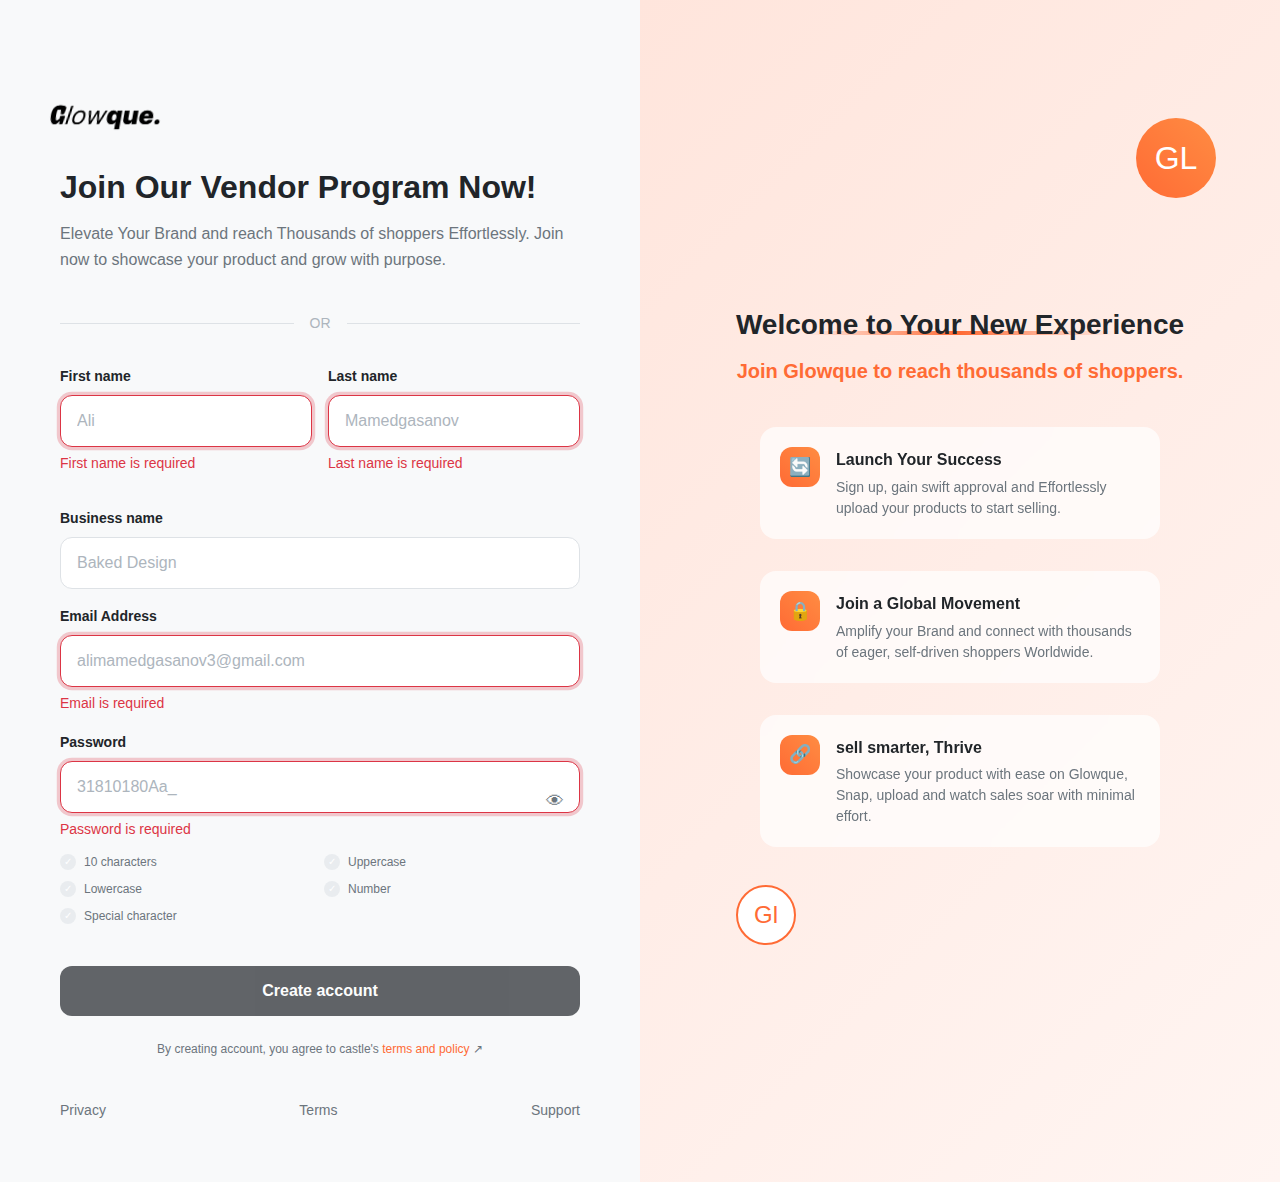
<file: index.html>
<!DOCTYPE html>
<html lang="en">
<head>
    <meta charset="UTF-8">
    <meta name="viewport" content="width=device-width, initial-scale=1.0">
    <title> Glowque </title>

   <link rel="stylesheet" href="style/style.css">
</head>
<body>
    <div class="container">
        
        <div class="form-section">
            <div class="header">
                <nav class="nav-links">
                   
                </nav>
            </div>

            <div class="logo">
                <div class="logo-icon"><img src="Logo/post.png" alt="Logo" style="width:150px; height:auto;"></div>
            </div>

            <div class="form-content">
                <h1 class="form-title">Join Our Vendor Program Now!</h1>
                <p class="form-subtitle">Elevate Your Brand and reach Thousands of shoppers Effortlessly. Join now to showcase your product and grow with purpose.</p>


                <div class="divider">OR</div>

                <form id="signup-form">
                    <div class="form-row">
                        <div class="form-group">
                            <label class="form-label" for="firstName">First name</label>
                            <input type="text" id="firstName" class="form-input" placeholder="Ali" required>
                        </div>
                        <div class="form-group">
                            <label class="form-label" for="lastName">Last name</label>
                            <input type="text" id="lastName" class="form-input" placeholder="Mamedgasanov" required>
                        </div>
                    </div>

                    <div class="form-group">
                        <label class="form-label" for="businessName">Business name</label>
                        <input type="text" id="businessName" class="form-input" placeholder="Baked Design" required>
                    </div>

                    <div class="form-group">
                        <label class="form-label" for="email">Email Address</label>
                        <input type="email" id="email" class="form-input" placeholder="alimamedgasanov3@gmail.com" required>
                    </div>

                    <div class="form-group">
                        <label class="form-label" for="password">Password</label>
                        <div class="password-wrapper">
                            <input type="password" id="password" class="form-input" placeholder="31810180Aa_" required>
                            <button type="button" class="password-toggle" onclick="togglePassword()">👁</button>
                        </div>
                        <div class="password-requirements">
                            <div class="requirement" id="req-length">
                                <span class="requirement-icon">✓</span>
                                10 characters
                            </div>
                            <div class="requirement" id="req-uppercase">
                                <span class="requirement-icon">✓</span>
                                Uppercase
                            </div>
                            <div class="requirement" id="req-lowercase">
                                <span class="requirement-icon">✓</span>
                                Lowercase
                            </div>
                            <div class="requirement" id="req-number">
                                <span class="requirement-icon">✓</span>
                                Number
                            </div>
                            <div class="requirement" id="req-special">
                                <span class="requirement-icon">✓</span>
                                Special character
                            </div>
                        </div>
                    </div>

                   <button type="submit" class="submit-btn">Create account</button>
                </form>

                <p class="terms-text">
                    By creating account, you agree to castle's <a href="#">terms and policy</a> ↗
                </p>
            </div>

            <div class="footer-links">
                <a href="#" class="footer-link">Privacy</a>
                <a href="#" class="footer-link">Terms</a>
                <a href="#" class="footer-link">Support</a>
            </div>
        </div>

        <!-- Right Side - Features -->
        <div class="features-section">
            <div class="bitcoin-animation">GL</div>
            <div class="dollar-animation">Gl</div>
            

            <h2 class="features-title">Welcome to Your New Experience</h2>
             <div class="connection-line"></div>
            <h3 class="features-subtitle">Join Glowque to reach thousands of shoppers.</h3>

            <ul class="features-list">
                <li class="feature-item">
                    <div class="feature-icon">🔄</div>
                    <div class="feature-content">
                        <h3> Launch Your Success</h3>
                        <p>Sign up, gain swift approval and Effortlessly upload your products to start selling.</p>
                    </div>
                </li>
                <li class="feature-item">
                    <div class="feature-icon">🔒</div>
                    <div class="feature-content">
                        <h3>Join a Global Movement</h3>
                        <p>Amplify your Brand and connect with thousands of eager, self-driven shoppers Worldwide.</p>
                    </div>
                </li>
                <li class="feature-item">
                    <div class="feature-icon">🔗</div>
                    <div class="feature-content">
                        <h3>sell smarter, Thrive </h3>
                        <p> Showcase your product with ease on Glowque, Snap, upload and watch sales soar with minimal effort.</p>
                    </div>
                </li>
            </ul>
        </div>
    </div>

    <script>
        // Password visibility toggle
   // Enhanced form validation with improved error handling
class FormValidator {
    constructor() {
        this.form = document.getElementById('signup-form');
        this.errors = {};
        this.init();
    }

    init() {
        this.setupEventListeners();
        this.createErrorElements();
        this.validateForm();
    }

    createErrorElements() {
        // Create error message containers for each field
        const fields = ['firstName', 'lastName', 'email', 'password', 'confirmPassword'];
        fields.forEach(fieldId => {
            const field = document.getElementById(fieldId);
            if (field && !field.nextElementSibling?.classList.contains('error-message')) {
                const errorDiv = document.createElement('div');
                errorDiv.className = 'error-message';
                errorDiv.id = `${fieldId}-error`;
                field.parentNode.insertBefore(errorDiv, field.nextSibling);
            }
        });
    }

    showError(fieldId, message) {
        const field = document.getElementById(fieldId);
        const errorDiv = document.getElementById(`${fieldId}-error`);
        
        if (field && errorDiv) {
            field.classList.add('error');
            field.classList.remove('valid');
            errorDiv.textContent = message;
            errorDiv.style.display = 'block';
        }
        this.errors[fieldId] = message;
    }

    showSuccess(fieldId) {
        const field = document.getElementById(fieldId);
        const errorDiv = document.getElementById(`${fieldId}-error`);
        
        if (field && errorDiv) {
            field.classList.remove('error');
            field.classList.add('valid');
            errorDiv.style.display = 'none';
        }
        delete this.errors[fieldId];
    }

    validateEmail(email) {
        const emailRegex = /^[a-zA-Z0-9.!#$%&'*+/=?^_`{|}~-]+@[a-zA-Z0-9](?:[a-zA-Z0-9-]{0,61}[a-zA-Z0-9])?(?:\.[a-zA-Z0-9](?:[a-zA-Z0-9-]{0,61}[a-zA-Z0-9])?)*$/;
        
        if (!email) {
            return 'Email is required';
        }
        if (!emailRegex.test(email)) {
            return 'Please enter a valid email address';
        }
        if (email.length > 254) {
            return 'Email address is too long';
        }
        return null;
    }

    validateName(name, fieldName) {
        const nameRegex = /^[a-zA-Z\s'-]{2,50}$/;
        
        if (!name) {
            return `${fieldName} is required`;
        }
        if (name.length < 2) {
            return `${fieldName} must be at least 2 characters`;
        }
        if (name.length > 50) {
            return `${fieldName} must be less than 50 characters`;
        }
        if (!nameRegex.test(name)) {
            return `${fieldName} can only contain letters, spaces, hyphens, and apostrophes`;
        }
        return null;
    }

    validatePassword(password) {
        const requirements = {
            length: password.length >= 10,
            uppercase: /[A-Z]/.test(password),
            lowercase: /[a-z]/.test(password),
            number: /\d/.test(password),
            special: /[!@#$%^&*()_+\-=\[\]{};':"\\|,.<>\/?]/.test(password)
        };

        // Update visual requirements
        Object.keys(requirements).forEach(req => {
            const element = document.getElementById(`req-${req}`);
            if (element) {
                element.classList.toggle('met', requirements[req]);
            }
        });

        if (!password) {
            return 'Password is required';
        }

        const unmetRequirements = [];
        if (!requirements.length) unmetRequirements.push('at least 10 characters');
        if (!requirements.uppercase) unmetRequirements.push('one uppercase letter');
        if (!requirements.lowercase) unmetRequirements.push('one lowercase letter');
        if (!requirements.number) unmetRequirements.push('one number');
        if (!requirements.special) unmetRequirements.push('one special character');

        if (unmetRequirements.length > 0) {
            return `Password must contain: ${unmetRequirements.join(', ')}`;
        }

        return null;
    }

    validateConfirmPassword(password, confirmPassword) {
        if (!confirmPassword) {
            return 'Please confirm your password';
        }
        if (password !== confirmPassword) {
            return 'Passwords do not match';
        }
        return null;
    }

    validateField(fieldId) {
        const field = document.getElementById(fieldId);
        if (!field) return;

        const value = field.value.trim();
        let error = null;

        switch (fieldId) {
            case 'firstName':
                error = this.validateName(value, 'First name');
                break;
            case 'lastName':
                error = this.validateName(value, 'Last name');
                break;
            case 'email':
                error = this.validateEmail(value);
                break;
            case 'password':
                error = this.validatePassword(value);
                break;
            case 'confirmPassword':
                const password = document.getElementById('password')?.value || '';
                error = this.validateConfirmPassword(password, value);
                break;
        }

        if (error) {
            this.showError(fieldId, error);
        } else {
            this.showSuccess(fieldId);
        }
    }

    validateForm() {
        const fields = ['firstName', 'lastName', 'email', 'password', 'confirmPassword'];
        fields.forEach(fieldId => this.validateField(fieldId));

        // Update submit button state - but don't disable for demo purposes
        const submitBtn = document.querySelector('.submit-btn');
        const hasErrors = Object.keys(this.errors).length > 0;
        const hasEmptyFields = fields.some(fieldId => {
            const field = document.getElementById(fieldId);
            return !field || !field.value.trim();
        });

        // For demo purposes, keep submit button enabled but show warnings
        if (submitBtn) {
            // Always keep submit button enabled for better UX
            submitBtn.disabled = false;
            
            // Visual feedback based on form state
            if (hasErrors || hasEmptyFields) {
                submitBtn.style.opacity = '0.7';
                submitBtn.title = 'Some fields need attention, but you can still submit';
            } else {
                submitBtn.style.opacity = '1';
                submitBtn.title = 'Ready to submit';
            }
        }

        return !hasErrors && !hasEmptyFields;
    }

    setupEventListeners() {
        // Real-time validation
        const fields = ['firstName', 'lastName', 'email', 'password', 'confirmPassword'];
        fields.forEach(fieldId => {
            const field = document.getElementById(fieldId);
            if (field) {
                field.addEventListener('input', () => {
                    clearTimeout(this.debounceTimer);
                    this.debounceTimer = setTimeout(() => {
                        this.validateField(fieldId);
                        this.validateForm();
                    }, 300);
                });

                field.addEventListener('blur', () => {
                    this.validateField(fieldId);
                    this.validateForm();
                });
            }
        });

        // Password toggle
        const passwordToggle = document.querySelector('.password-toggle');
        if (passwordToggle) {
            passwordToggle.addEventListener('click', this.togglePassword);
        }

        // Form submission
        if (this.form) {
            this.form.addEventListener('submit', (e) => this.handleSubmit(e));
        }

        // Google sign-in
        const googleBtn = document.querySelector('.google-btn');
        if (googleBtn) {
            googleBtn.addEventListener('click', () => this.handleGoogleSignIn());
        }
    }

    togglePassword() {
        const passwordInput = document.getElementById('password');
        const toggleBtn = document.querySelector('.password-toggle');
        
        if (passwordInput && toggleBtn) {
            if (passwordInput.type === 'password') {
                passwordInput.type = 'text';
                toggleBtn.textContent = '🙈';
            } else {
                passwordInput.type = 'password';
                toggleBtn.textContent = '👁';
            }
        }
    }

    showNotification(message, type = 'success') {
        // Remove existing notifications
        const existingNotification = document.querySelector('.form-notification');
        if (existingNotification) {
            existingNotification.remove();
        }

        // Create new notification
        const notification = document.createElement('div');
        notification.className = `form-notification ${type}`;
        notification.textContent = message;
        
        // Add styles
        notification.style.cssText = `
            position: fixed;
            top: 20px;
            right: 20px;
            padding: 15px 20px;
            border-radius: 5px;
            color: white;
            font-weight: bold;
            z-index: 1000;
            opacity: 0;
            transform: translateX(400px);
            transition: all 0.3s ease;
            background: ${type === 'success' ? '#28a745' : '#dc3545'};
        `;

        document.body.appendChild(notification);

        // Show notification
        setTimeout(() => {
            notification.style.opacity = '1';
            notification.style.transform = 'translateX(0)';
        }, 100);

        // Hide notification
        setTimeout(() => {
            notification.style.opacity = '0';
            notification.style.transform = 'translateX(400px)';
            setTimeout(() => notification.remove(), 300);
        }, 4000);
    }

    async handleSubmit(e) {
        e.preventDefault();
        
        const submitBtn = document.querySelector('.submit-btn');
        if (!submitBtn) return;

        const originalText = submitBtn.textContent;
        const originalBackground = submitBtn.style.background;
        
        // Always show the creating account effect first
        submitBtn.textContent = 'Creating account...';
        submitBtn.disabled = true;
        submitBtn.style.background = '#6c757d';
        
        // Wait for creating account effect (1.5 seconds)
        await new Promise(resolve => setTimeout(resolve, 1500));
        
        // Check validation after showing the creating effect
        if (!this.validateForm()) {
            // If validation fails, show error but still continue to success for demo
            console.log('Validation failed, but continuing for demo purposes');
        }
        
        // Show account created success state
        submitBtn.textContent = 'Account created! ✓';
        submitBtn.style.background = '#28a745';
        submitBtn.style.color = 'white';
        
        this.showNotification('Account created successfully!', 'success');
        
        // Navigate to the linked page after showing success
        setTimeout(() => {
            this.navigateToPage('Landing.html');
        }, 1500);
    }

    async handleGoogleSignIn() {
        const btn = document.querySelector('.google-btn');
        if (!btn) return;

        const originalHTML = btn.innerHTML;
        
        // Show connecting effect
        btn.innerHTML = '<div class="google-icon"></div>Connecting...';
        btn.disabled = true;
        btn.style.background = '#6c757d';
        
        // Wait for connecting effect (2 seconds)
        await new Promise(resolve => setTimeout(resolve, 2000));
        
        // Show success state
        btn.innerHTML = '<div class="google-icon"></div>Connected! ✓';
        btn.style.background = '#28a745';
        btn.style.color = 'white';
        
        this.showNotification('Successfully signed in with Google!', 'success');
        
        // Navigate to the linked page
        setTimeout(() => {
            this.navigateToPage('Landing.html');
        }, 1500);
    }

    navigateToPage(url) {
        try {
            window.location.href = url;
        } catch (error) {
            console.error('Navigation failed:', error);
            this.showNotification('Navigation failed. Please try again.', 'error');
        }
    }
}

// Additional utility functions
function toggleMenu() {
    const navLinks = document.querySelector('.nav-links');
    const navActions = document.querySelector('.nav-actions');
    
    if (navLinks) navLinks.classList.toggle('show');
    if (navActions) navActions.classList.toggle('show');
}

// Initialize when DOM is loaded
document.addEventListener('DOMContentLoaded', function() {
    // Initialize form validator
    const formValidator = new FormValidator();
    
    // Add CSS for error styling if not already present
    if (!document.querySelector('#form-validation-styles')) {
        const style = document.createElement('style');
        style.id = 'form-validation-styles';
        style.textContent = `
            .error-message {
                color: #dc3545;
                font-size: 0.875rem;
                margin-top: 5px;
                display: none;
                animation: slideDown 0.3s ease;
            }
            
            .error {
                border-color: #dc3545 !important;
                box-shadow: 0 0 0 0.2rem rgba(220, 53, 69, 0.25);
            }
            
            .valid {
                border-color: #28a745 !important;
                box-shadow: 0 0 0 0.2rem rgba(40, 167, 69, 0.25);
            }
            
            .req-item.met {
                color: #28a745;
            }
            
            .req-item.met:before {
                content: "✓ ";
                font-weight: bold;
            }
            
            @keyframes slideDown {
                from {
                    opacity: 0;
                    transform: translateY(-10px);
                }
                to {
                    opacity: 1;
                    transform: translateY(0);
                }
            }
        `;
        document.head.appendChild(style);
    }
    
    // Setup smooth animations
    const observerOptions = {
        threshold: 0.1,
        rootMargin: '0px 0px -50px 0px'
    };

    const observer = new IntersectionObserver((entries) => {
        entries.forEach(entry => {
            if (entry.isIntersecting) {
                entry.target.style.opacity = '1';
                entry.target.style.transform = 'translateY(0)';
            }
        });
    }, observerOptions);

    // Observe feature items for animation
    document.querySelectorAll('.feature-item').forEach((item, index) => {
        item.style.opacity = '0';
        item.style.transform = 'translateY(20px)';
        item.style.transition = `opacity 0.6s ease ${index * 0.1}s, transform 0.6s ease ${index * 0.1}s`;
        observer.observe(item);
    });
});
    </script>
</body>
</html>
</file>
<file: style/style.css>
* {
  margin: 0;
  padding: 0;
  box-sizing: border-box;
}

:root {
  --primary-orange: #ff6b35;
  --secondary-orange: #ff8c42;
  --light-orange: #ffe5dc;
  --dark-orange: #e55a2b;
  --white: #ffffff;
  --light-gray: #f8f9fa;
  --medium-gray: #e9ecef;
  --text-dark: #212529;
  --text-medium: #6c757d;
  --text-light: #adb5bd;
  --border-color: #dee2e6;
  --success-green: #28a745;
  --shadow: rgba(0, 0, 0, 0.1);
}

body {
  font-family: -apple-system, BlinkMacSystemFont, "Segoe UI", Roboto, Oxygen,
    Ubuntu, Cantarell, sans-serif;
  background: var(--light-gray);
  min-height: 100vh;
  display: flex;
  align-items: center;
  justify-content: center;
  padding: 0;   
  line-height: 1.6;
}

.container {
  display: grid;
  grid-template-columns: 1fr 1fr; /* two columns on large screens */
  width: 100vw;   /* full width */
  height: 100vh;  /* full height */
  background: none;
  border-radius: 0;
  box-shadow: none;
}

/* Left Side - Form */
.form-section {
  padding: clamp(30px, 5vw, 60px);
  display: flex;
  flex-direction: column;
}

.header {
  display: flex;
  justify-content: space-between;
  align-items: center;
  margin-bottom: 40px;
}

.nav-links {
  display: flex;
  gap: 20px;
}

.nav-link {
  color: var(--text-medium);
  text-decoration: none;
  font-size: 14px;
  font-weight: 500;
  transition: color 0.3s ease;
}

.nav-link:hover,
.nav-link.active {
  color: var(--text-dark);
}

.logo {
  display: flex;
  align-items: center;
  gap: 8px;
  margin-bottom: 30px;
  padding-left: 30px;
}

.logo-icon {
  width: 32px;
  height: 32px;
  display: flex;
  align-items: center;
  justify-content: center;
  font-weight: bold;
  color: var(--white);
  font-size: 18px;
  transform: skew(-10deg);
}

.form-content {
  flex: 1;
}

.form-title {
  font-size: clamp(24px, 4vw, 32px);
  font-weight: 700;
  color: var(--text-dark);
  margin-bottom: 8px;
}

.form-subtitle {
  color: var(--text-medium);
  font-size: 16px;
  margin-bottom: 40px;
}

.submit {
  width: 100%;
  padding: 16px 24px;
  background: var(--text-dark);
  color: var(--white);
  border: none;
  border-radius: 12px;
  font-size: 16px;
  font-weight: 600;
  cursor: pointer;
  transition: all 0.3s ease;
  margin: 24px 0;
}

.submit:hover {
  background-color: rgb(255, 174, 0); 
  transition: 1s;
}

.google-btn {
  width: 100%;
  padding: 16px 24px;
  border: 1px solid var(--border-color);
  border-radius: 12px;
  background: var(--white);
  display: flex;
  align-items: center;
  justify-content: center;
  gap: 12px;
  font-size: 16px;
  font-weight: 500;
  color: var(--text-dark);
  cursor: pointer;
  transition: all 0.3s ease;
  margin-bottom: 30px;
}

.google-btn:hover {
  border-color: var(--primary-orange);
  box-shadow: 0 4px 12px rgba(255, 107, 53, 0.15);
}

.google-icon {
  width: 20px;
  height: 20px;
  background: url("[data-uri]")
    no-repeat center;
  background-size: contain;
}

.divider {
  display: flex;
  align-items: center;
  margin: 30px 0;
  color: var(--text-light);
  font-size: 14px;
}

.divider::before,
.divider::after {
  content: "";
  flex: 1;
  height: 1px;
  background: var(--border-color);
}

.divider::before {
  margin-right: 16px;
}

.divider::after {
  margin-left: 16px;
}

.form-row {
  display: grid;
  grid-template-columns: 1fr 1fr;
  gap: 16px;
  margin-bottom: 16px;
}

.form-group {
  margin-bottom: 16px;
}

.form-label {
  display: block;
  font-size: 14px;
  font-weight: 600;
  color: var(--text-dark);
  margin-bottom: 8px;
}

.form-input {
  width: 100%;
  padding: 16px;
  border: 1px solid var(--border-color);
  border-radius: 12px;
  font-size: 16px;
  color: var(--text-dark);
  background: var(--white);
  transition: all 0.3s ease;
}

.form-input:focus {
  outline: none;
  border-color: var(--primary-orange);
  box-shadow: 0 0 0 3px rgba(255, 107, 53, 0.1);
}

.form-input::placeholder {
  color: var(--text-light);
}

.password-wrapper {
  position: relative;
}

.password-toggle {
  position: absolute;
  right: 16px;
  top: 50%;
  transform: translateY(-50%);
  background: none;
  border: none;
  cursor: pointer;
  color: var(--text-medium);
  font-size: 18px;
}

.password-requirements {
  display: grid;
  grid-template-columns: 1fr 1fr;
  gap: 8px;
  margin-top: 12px;
}

.requirement {
  display: flex;
  align-items: center;
  gap: 8px;
  font-size: 12px;
  color: var(--text-medium);
}

.requirement.met {
  color: var(--success-green);
}

.requirement-icon {
  width: 16px;
  height: 16px;
  border-radius: 50%;
  background: var(--medium-gray);
  display: flex;
  align-items: center;
  justify-content: center;
  font-size: 10px;
  color: var(--white);
}

.requirement.met .requirement-icon {
  background: var(--success-green);
}

.submit-btn {
  width: 100%;
  padding: 16px 24px;
  background: var(--text-dark);
  color: var(--white);
  border: none;
  border-radius: 12px;
  font-size: 16px;
  font-weight: 600;
  cursor: pointer;
  transition: all 0.3s ease;
  margin: 24px 0;
}

.submit:hover {
  background: var(--primary-orange);
  transform: translateY(-2px);
  box-shadow: 0 9px 15px rgba(255, 107, 53, 0.12);
  filter: brightness(1.03);
  transition: background 0.9s, box-shadow 0.2s, transform 0.5s;
}

.submit:disabled {
  background: var(--medium-gray);
  color: var(--text-light);
  cursor: not-allowed;
  opacity: 0.6;
  transform: none;
  box-shadow: none;
}

.terms-text {
  font-size: 12px;
  color: var(--text-medium);
  text-align: center;
  margin-bottom: 20px;
}

.terms-text a {
  color: var(--primary-orange);
  text-decoration: none;
}

.terms-text a:hover {
  text-decoration: underline;
}

.footer-links {
  display: flex;
  justify-content: space-between;
  margin-top: auto;
  padding-top: 20px;
}

.footer-link {
  color: var(--text-medium);
  text-decoration: none;
  font-size: 14px;
  transition: color 0.3s ease;
}

.footer-link:hover {
  color: var(--primary-orange);
}

/* Right Side - Features */
.features-section {
  background: linear-gradient(135deg, var(--light-orange) 0%, #fff5f2 100%);
  padding: clamp(15px, 5vw, 30px);
  display: flex;
  flex-direction: column;
  justify-content: center;
  align-items: center;
  text-align: center;
  position: relative;
  overflow: hidden;
}

.bitcoin-animation {
  position: absolute;
  top: 10%;
  right: 10%;
  width: 80px;
  height: 80px;
  background: linear-gradient(
    45deg,
    var(--primary-orange),
    var(--secondary-orange)
  );
  border-radius: 50%;
  display: flex;
  align-items: center;
  justify-content: center;
  font-size: 32px;
  color: var(--white);
  animation: float 6s ease-in-out infinite;
}

.dollar-animation {
  position: absolute;
  bottom: 20%;
  left: 15%;
  width: 60px;
  height: 60px;
  background: var(--white);
  border: 2px solid var(--primary-orange);
  border-radius: 50%;
  display: flex;
  align-items: center;
  justify-content: center;
  font-size: 24px;
  color: var(--primary-orange);
  animation: float 6s ease-in-out infinite reverse;
}

.connection-line {
  position: absolute;
  top: 28%;
  left: 26%;
  right: 26%;
  height: 4px;
  background: linear-gradient(
    90deg,
    transparent,
    var(--primary-orange),
    transparent
  );
  animation: pulse 3s ease-in-out infinite;
}

@keyframes float {
  0%,
  100% {
    transform: translateY(0px) rotate(0deg);
  }
  50% {
    transform: translateY(-20px) rotate(10deg);
  }
}

@keyframes pulse {
  0%,
  100% {
    opacity: 0.3;
  }
  50% {
    opacity: 1;
  }
}

.features-title {
  font-size: clamp(20px, 3vw, 28px);
  font-weight: 700;
  color: var(--text-dark);
  margin-bottom: 8px;
  z-index: 10;
  position: relative;
}

.features-subtitle {
  font-size: clamp(16px, 2.5vw, 20px);
  font-weight: 600;
  color: var(--primary-orange);
  margin-bottom: 40px;
  z-index: 10;
  position: relative;
}

.features-list {
  list-style: none;
  max-width: 400px;
  width: 100%;
  z-index: 10;
  position: relative;
}

.feature-item {
  display: flex;
  align-items: flex-start;
  gap: 16px;
  margin-bottom: 32px;
  text-align: left;
  padding: 20px;
  background: rgba(255, 255, 255, 0.7);
  border-radius: 16px;
  backdrop-filter: blur(10px);
  transition: all 0.3s ease;
}

.feature-item:hover {
  transform: translateY(-4px);
  box-shadow: 0 12px 30px rgba(255, 107, 53, 0.15);
  background: rgba(255, 255, 255, 0.9);
}

.feature-icon {
  width: 40px;
  height: 40px;
  background: linear-gradient(
    45deg,
    var(--primary-orange),
    var(--secondary-orange)
  );
  border-radius: 12px;
  display: flex;
  align-items: center;
  justify-content: center;
  color: var(--white);
  font-size: 18px;
  flex-shrink: 0;
}

.feature-content h3 {
  font-size: 16px;
  font-weight: 600;
  color: var(--text-dark);
  margin-bottom: 4px;
}

.feature-content p {
  font-size: 14px;
  color: var(--text-medium);
  line-height: 1.5;
}

/* Responsive Design */
@media (max-width: 1024px) {
  .container {
    grid-template-columns: 1fr;
    max-width: 600px;
  }

  .features-section {
    order: -1;
    min-height: 300px;
    padding: 40px 30px;
  }

  .form-section {
    padding: 40px 30px;
  }
}

@media (max-width: 768px) {
  body {
    padding: 10px;
  }

  
  .form-row {
    grid-template-columns: 1fr;
    gap: 12px;
  }

  .password-requirements {
    grid-template-columns: 1fr;
  }

  .footer-links {
    flex-direction: column;
    gap: 12px;
    text-align: center;
  }

  .header {
    flex-direction: column;
    gap: 20px;
    text-align: center;
  }

  .bitcoin-animation,
  .dollar-animation {
    display: none;
  }

  .features-section {
    min-height: 250px;
  }
}

@media (max-width: 480px) {
  .form-section,
  .features-section {
    padding: 30px 20px;
  }

  .features-list {
    max-width: 100%;
  }

  .feature-item {
    padding: 16px;
    margin-bottom: 20px;
  }

  .form-input,
  .google-btn,
  .submit-btn {
    padding: 14px;
  }
}


.form-input:focus,
.google-btn:focus,
.submit-btn:focus {
  outline: 2px solid var(--primary-orange);
  outline-offset: 2px;
}

@media (prefers-reduced-motion: reduce) {
  *,
  *::before,
  *::after {
    animation-duration: 0.01ms !important;
    animation-iteration-count: 1 !important;
    transition-duration: 0.01ms !important;
  }
}


@media (max-width: 768px) {
  .submit {
    width: 80%;      
    font-size: 14px;  
  }
}


@media (max-width: 480px) {
  .submit {
    width: 90%;       
    font-size: 13px;  
    padding: 8px 15px;
  }
}


@media (max-width: 1024px) {
  .container {
    grid-template-columns: 1fr; 
    height: auto;               
    min-height: 100vh;          
  }
}


@media (max-width: 768px) {
  .container {
    grid-template-columns: 1fr; 
    padding: 10px;             
  }
}


@media (max-width: 480px) {
  .container {
    grid-template-columns: 1fr; 
    padding: 5px;
  }
}
</file>
